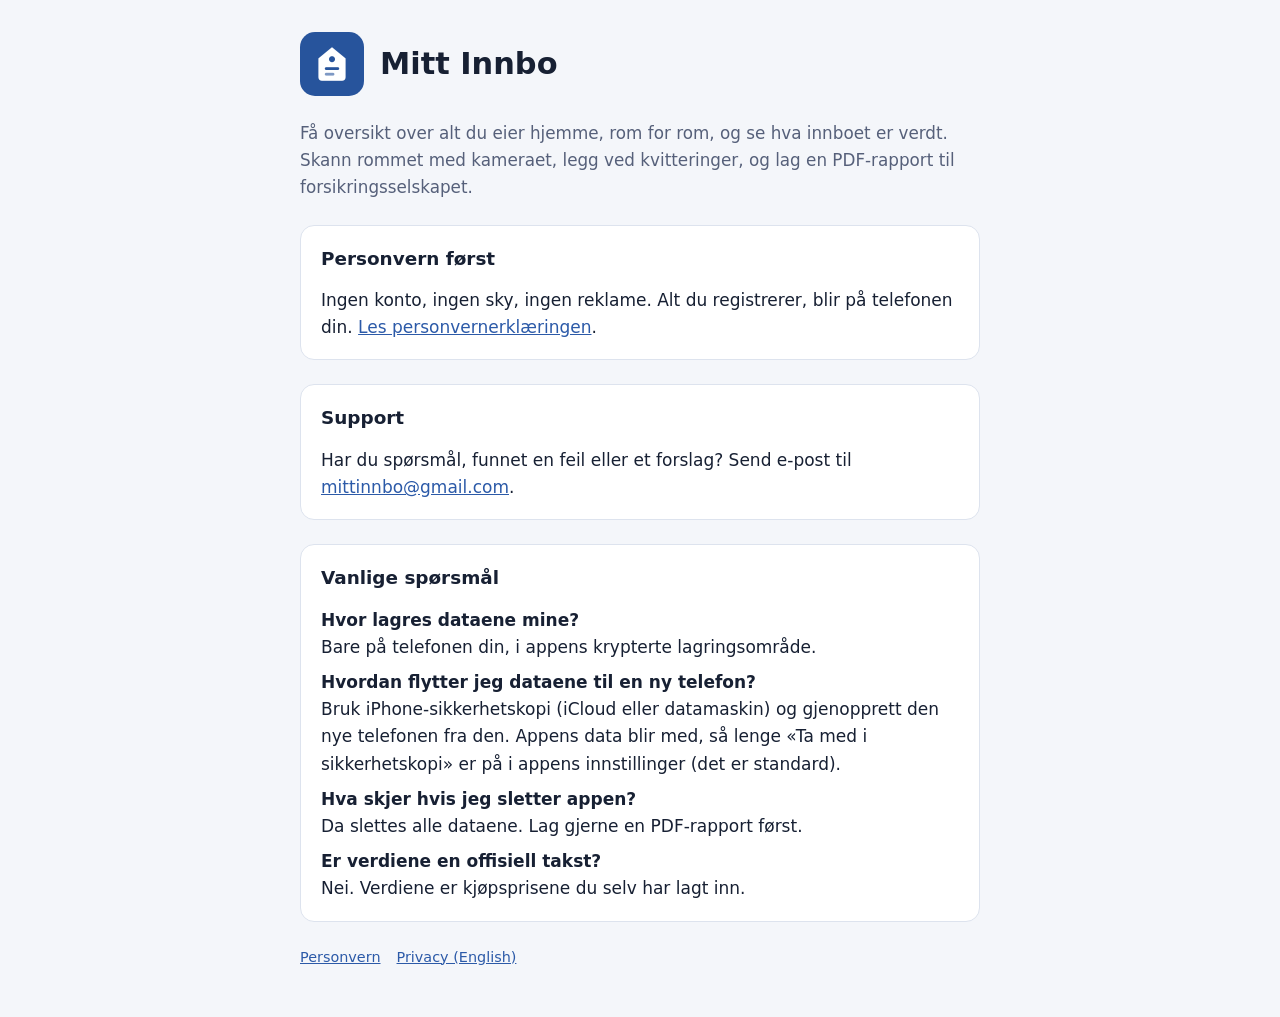
<file: index.html>
<!doctype html>
<html lang="nb">
<head>
<meta charset="utf-8">
<meta name="viewport" content="width=device-width, initial-scale=1, viewport-fit=cover">
<title>Mitt Innbo</title>
<meta name="description" content="Oversikt over alt du eier hjemme. Alt lagres bare på telefonen din.">
<link rel="stylesheet" href="style.css">
</head>
<body>
<main>
  <header>
    <img src="icon.png" alt="">
    <h1>Mitt Innbo</h1>
  </header>
  <p class="lead">Få oversikt over alt du eier hjemme, rom for rom, og se hva innboet er verdt. Skann rommet med kameraet, legg ved kvitteringer, og lag en PDF-rapport til forsikringsselskapet.</p>

  <section>
    <h2>Personvern først</h2>
    <p>Ingen konto, ingen sky, ingen reklame. Alt du registrerer, blir på telefonen din. <a href="personvern.html">Les personvernerklæringen</a>.</p>
  </section>

  <section id="support">
    <h2>Support</h2>
    <p>Har du spørsmål, funnet en feil eller et forslag? Send e-post til <a href="mailto:mittinnbo@gmail.com">mittinnbo@gmail.com</a>.</p>
  </section>

  <section>
    <h2>Vanlige spørsmål</h2>
    <p><strong>Hvor lagres dataene mine?</strong><br>Bare på telefonen din, i appens krypterte lagringsområde.</p>
    <p><strong>Hvordan flytter jeg dataene til en ny telefon?</strong><br>Bruk iPhone-sikkerhetskopi (iCloud eller datamaskin) og gjenopprett den nye telefonen fra den. Appens data blir med, så lenge «Ta med i sikkerhetskopi» er på i appens innstillinger (det er standard).</p>
    <p><strong>Hva skjer hvis jeg sletter appen?</strong><br>Da slettes alle dataene. Lag gjerne en PDF-rapport først.</p>
    <p><strong>Er verdiene en offisiell takst?</strong><br>Nei. Verdiene er kjøpsprisene du selv har lagt inn.</p>
  </section>

  <footer><a href="personvern.html">Personvern</a><a href="privacy.html" lang="en">Privacy (English)</a></footer>
</main>
</body>
</html>
</file>
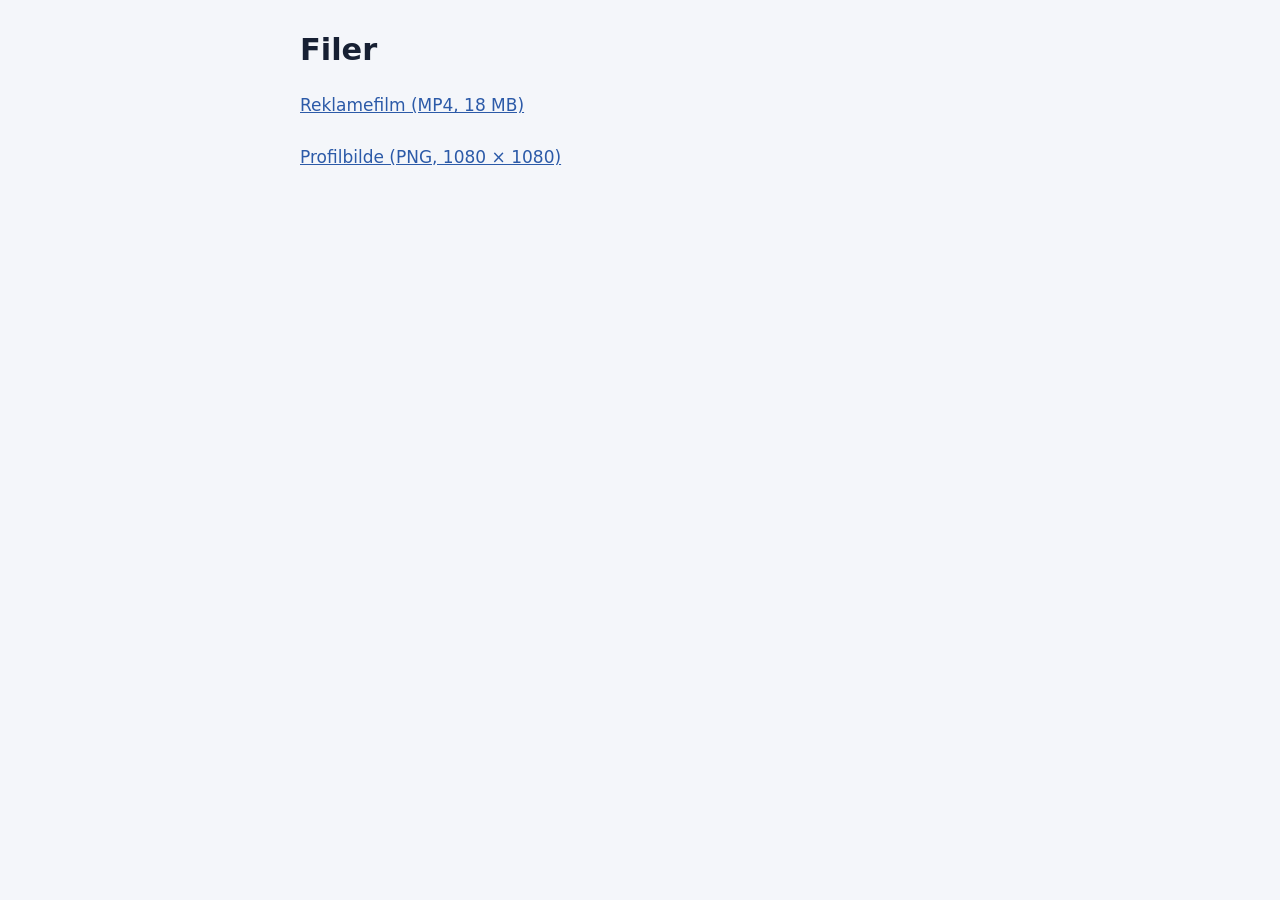
<file: filer.html>
<!doctype html>
<html lang="nb">
<head>
<meta charset="utf-8">
<meta name="viewport" content="width=device-width, initial-scale=1">
<meta name="robots" content="noindex">
<title>Mitt Innbo filer</title>
<link rel="stylesheet" href="style.css">
</head>
<body>
<main>
  <h1>Filer</h1>
  <p><a href="reklame.mp4" download>Reklamefilm (MP4, 18 MB)</a></p>
  <p><a href="profilbilde.png" download>Profilbilde (PNG, 1080 × 1080)</a></p>
</main>
</body>
</html>
</file>
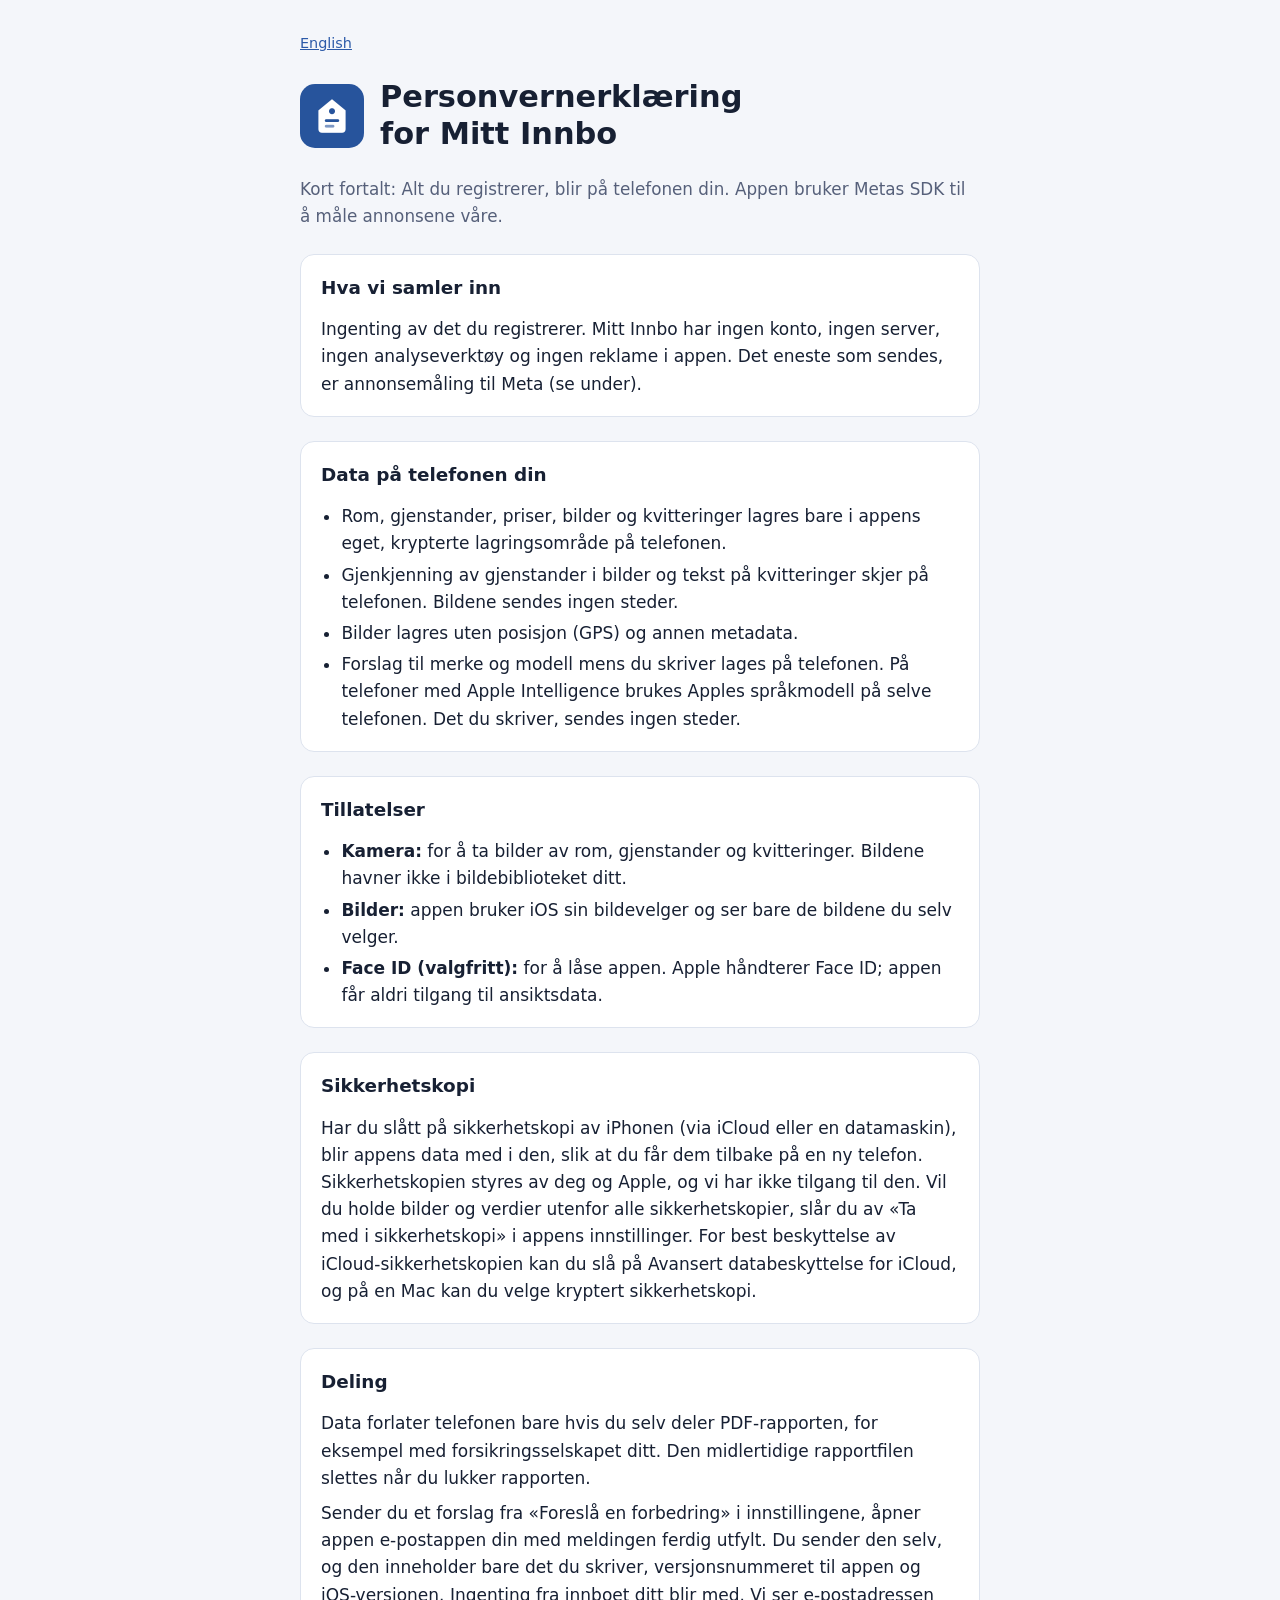
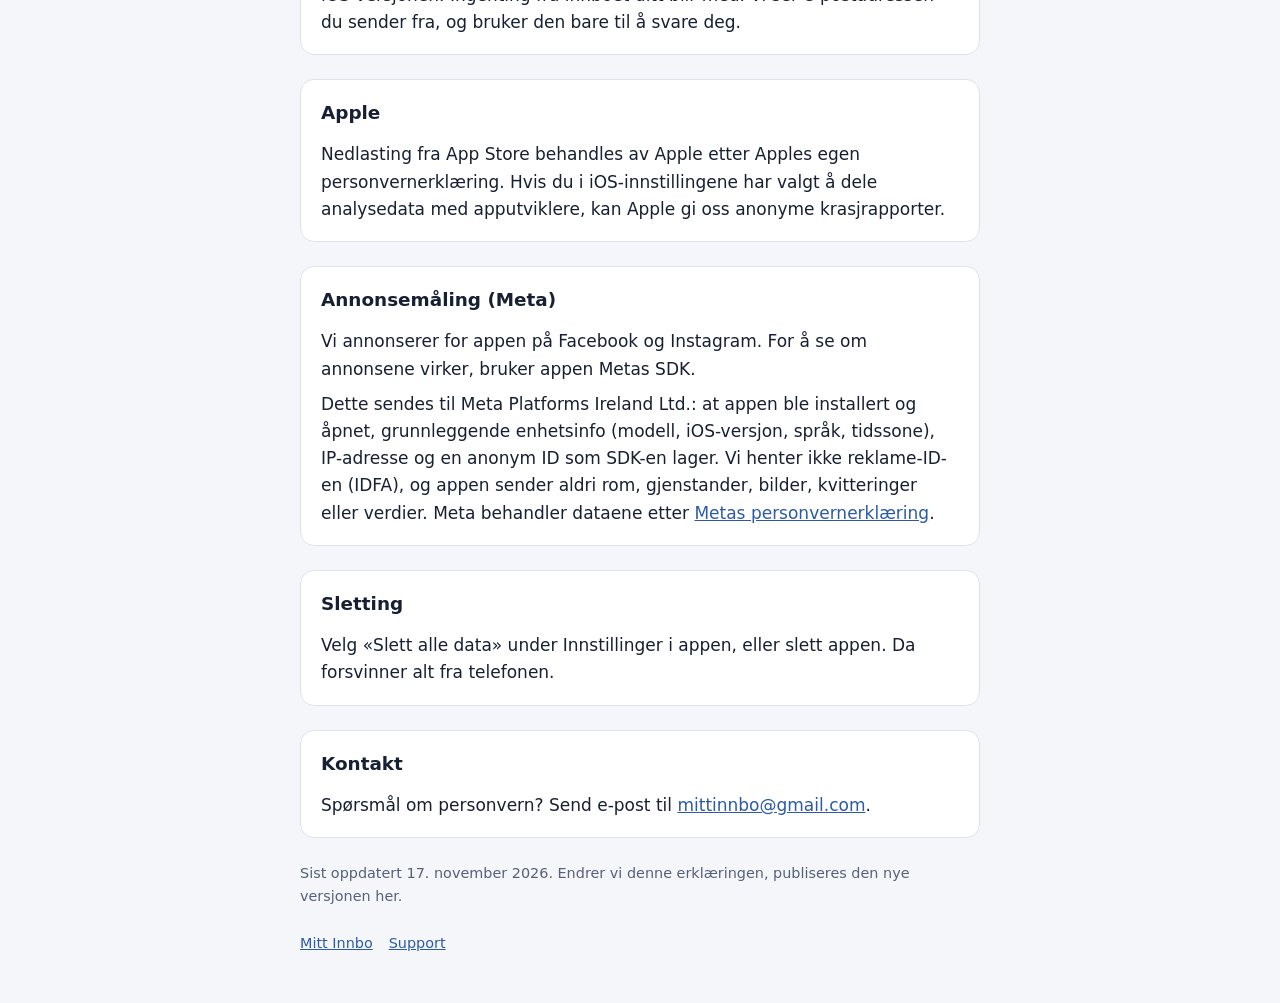
<file: personvern.html>
<!doctype html>
<html lang="nb">
<head>
<meta charset="utf-8">
<meta name="viewport" content="width=device-width, initial-scale=1, viewport-fit=cover">
<title>Personvern for Mitt Innbo</title>
<link rel="stylesheet" href="style.css">
</head>
<body>
<main>
  <nav class="lang"><a href="privacy.html" lang="en">English</a></nav>
  <header>
    <img src="icon.png" alt="">
    <h1>Personvernerklæring for Mitt Innbo</h1>
  </header>
  <p class="lead">Kort fortalt: Alt du registrerer, blir på telefonen din. Appen bruker Metas SDK til å måle annonsene våre.</p>

  <section>
    <h2>Hva vi samler inn</h2>
    <p>Ingenting av det du registrerer. Mitt Innbo har ingen konto, ingen server, ingen analyseverktøy og ingen reklame i appen. Det eneste som sendes, er annonsemåling til Meta (se under).</p>
  </section>

  <section>
    <h2>Data på telefonen din</h2>
    <ul>
      <li>Rom, gjenstander, priser, bilder og kvitteringer lagres bare i appens eget, krypterte lagringsområde på telefonen.</li>
      <li>Gjenkjenning av gjenstander i bilder og tekst på kvitteringer skjer på telefonen. Bildene sendes ingen steder.</li>
      <li>Bilder lagres uten posisjon (GPS) og annen metadata.</li>
      <li>Forslag til merke og modell mens du skriver lages på telefonen. På telefoner med Apple Intelligence brukes Apples språkmodell på selve telefonen. Det du skriver, sendes ingen steder.</li>
    </ul>
  </section>

  <section>
    <h2>Tillatelser</h2>
    <ul>
      <li><strong>Kamera:</strong> for å ta bilder av rom, gjenstander og kvitteringer. Bildene havner ikke i bildebiblioteket ditt.</li>
      <li><strong>Bilder:</strong> appen bruker iOS sin bildevelger og ser bare de bildene du selv velger.</li>
      <li><strong>Face ID (valgfritt):</strong> for å låse appen. Apple håndterer Face ID; appen får aldri tilgang til ansiktsdata.</li>
    </ul>
  </section>

  <section>
    <h2>Sikkerhetskopi</h2>
    <p>Har du slått på sikkerhetskopi av iPhonen (via iCloud eller en datamaskin), blir appens data med i den, slik at du får dem tilbake på en ny telefon. Sikkerhetskopien styres av deg og Apple, og vi har ikke tilgang til den. Vil du holde bilder og verdier utenfor alle sikkerhetskopier, slår du av «Ta med i sikkerhetskopi» i appens innstillinger. For best beskyttelse av iCloud-sikkerhetskopien kan du slå på Avansert databeskyttelse for iCloud, og på en Mac kan du velge kryptert sikkerhetskopi.</p>
  </section>

  <section>
    <h2>Deling</h2>
    <p>Data forlater telefonen bare hvis du selv deler PDF-rapporten, for eksempel med forsikringsselskapet ditt. Den midlertidige rapportfilen slettes når du lukker rapporten.</p>
    <p>Sender du et forslag fra «Foreslå en forbedring» i innstillingene, åpner appen e-postappen din med meldingen ferdig utfylt. Du sender den selv, og den inneholder bare det du skriver, versjonsnummeret til appen og iOS-versjonen. Ingenting fra innboet ditt blir med. Vi ser e-postadressen du sender fra, og bruker den bare til å svare deg.</p>
  </section>

  <section>
    <h2>Apple</h2>
    <p>Nedlasting fra App Store behandles av Apple etter Apples egen personvernerklæring. Hvis du i iOS-innstillingene har valgt å dele analysedata med apputviklere, kan Apple gi oss anonyme krasjrapporter.</p>
  </section>

  <section>
    <h2>Annonsemåling (Meta)</h2>
    <p>Vi annonserer for appen på Facebook og Instagram. For å se om annonsene virker, bruker appen Metas SDK.</p>
    <p>Dette sendes til Meta Platforms Ireland Ltd.: at appen ble installert og åpnet, grunnleggende enhetsinfo (modell, iOS-versjon, språk, tidssone), IP-adresse og en anonym ID som SDK-en lager. Vi henter ikke reklame-ID-en (IDFA), og appen sender aldri rom, gjenstander, bilder, kvitteringer eller verdier. Meta behandler dataene etter <a href="https://www.facebook.com/privacy/policy">Metas personvernerklæring</a>.</p>
  </section>

  <section>
    <h2>Sletting</h2>
    <p>Velg «Slett alle data» under Innstillinger i appen, eller slett appen. Da forsvinner alt fra telefonen.</p>
  </section>

  <section>
    <h2>Kontakt</h2>
    <p>Spørsmål om personvern? Send e-post til <a href="mailto:mittinnbo@gmail.com">mittinnbo@gmail.com</a>.</p>
  </section>

  <p class="meta">Sist oppdatert 17. november 2026. Endrer vi denne erklæringen, publiseres den nye versjonen her.</p>
  <footer><a href="index.html">Mitt Innbo</a><a href="index.html#support">Support</a></footer>
</main>
</body>
</html>
</file>
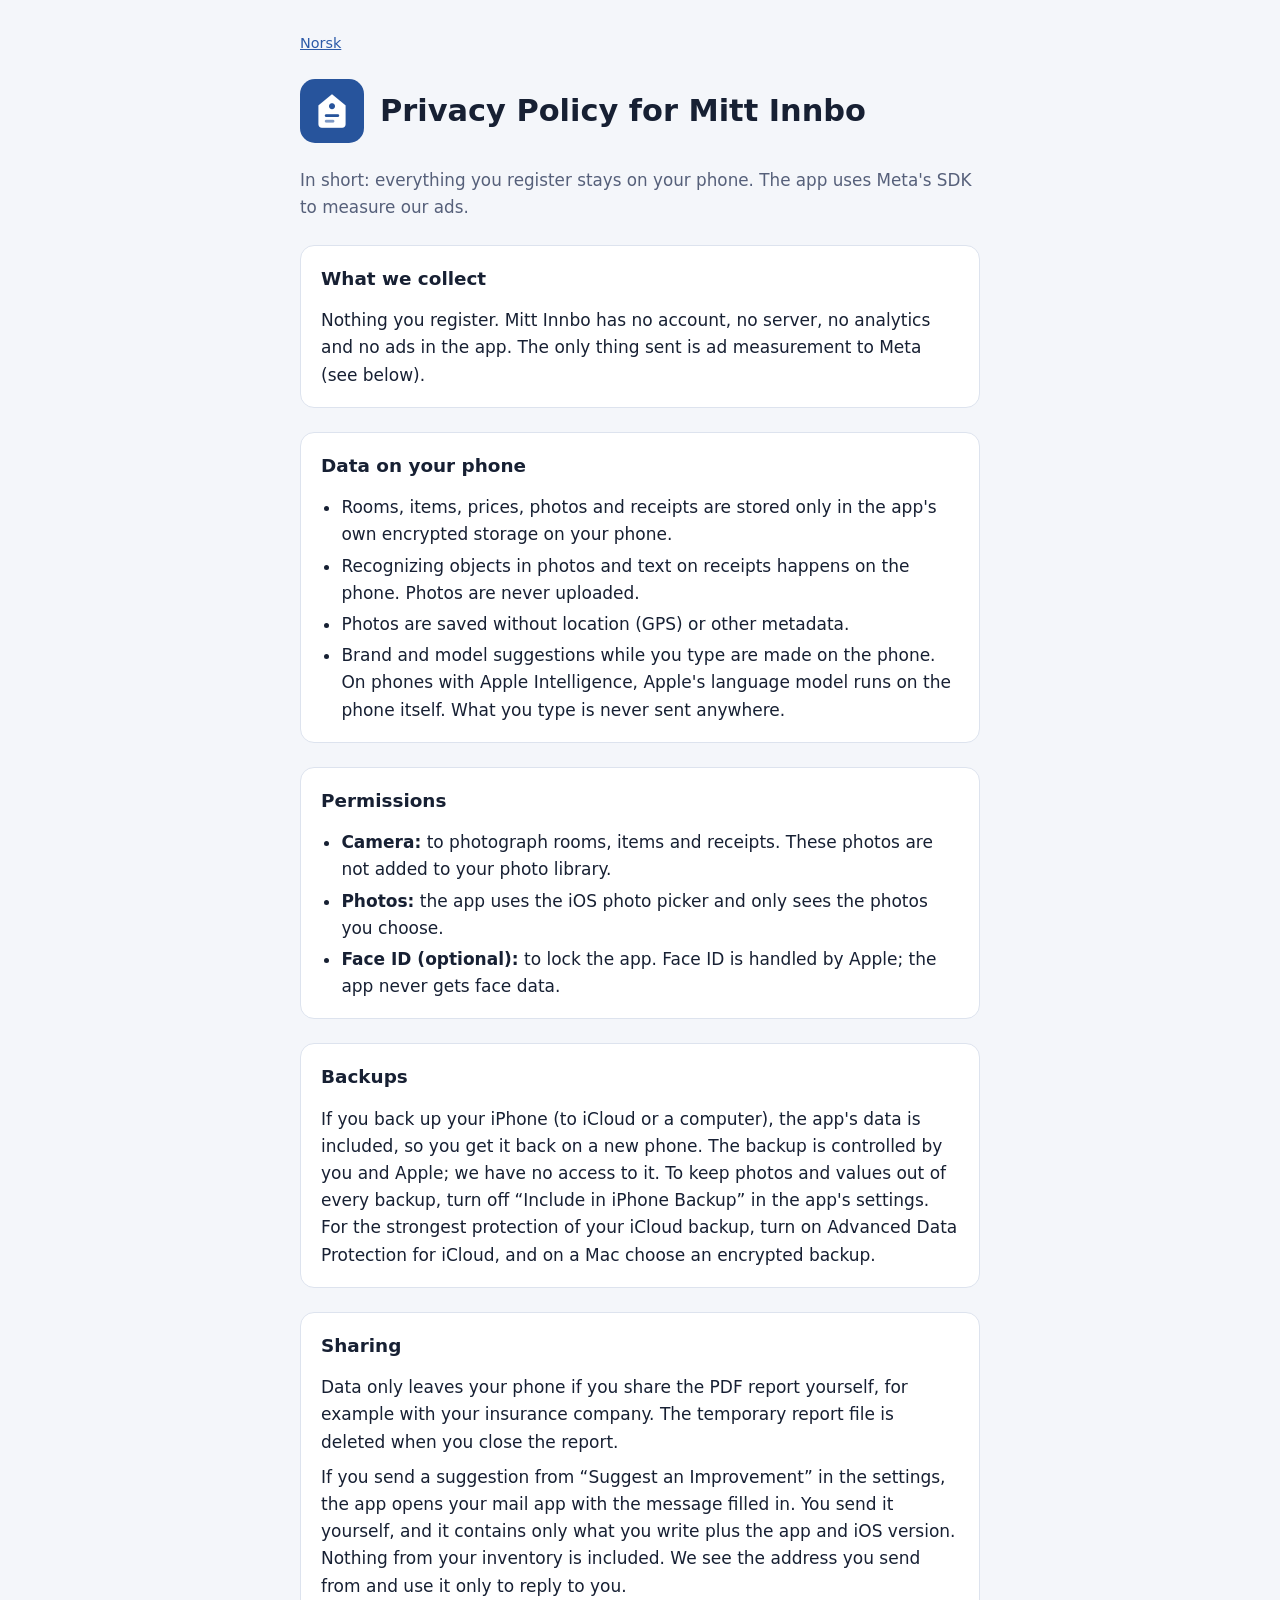
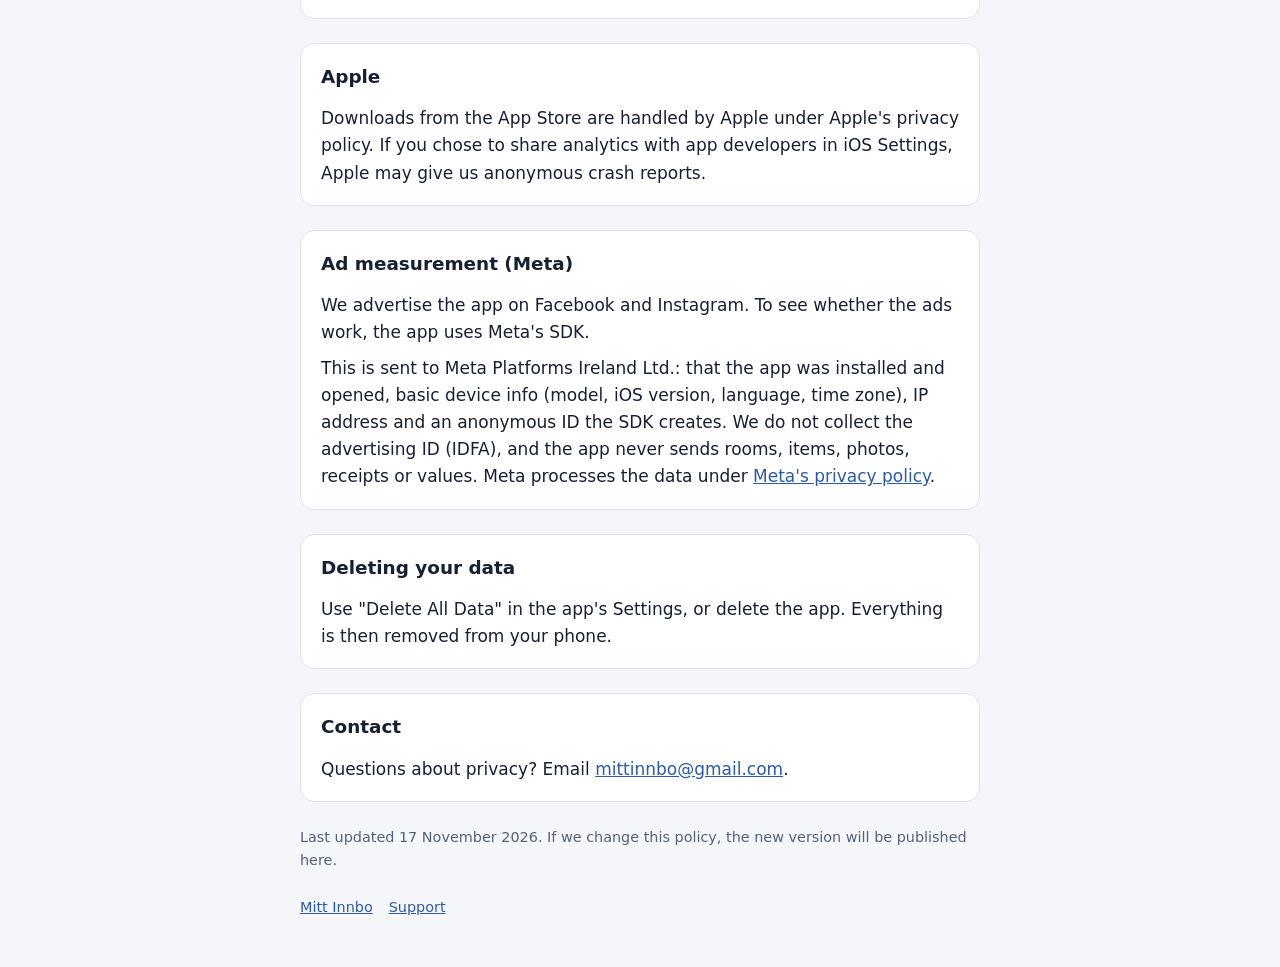
<file: privacy.html>
<!doctype html>
<html lang="en">
<head>
<meta charset="utf-8">
<meta name="viewport" content="width=device-width, initial-scale=1, viewport-fit=cover">
<title>Privacy for Mitt Innbo</title>
<link rel="stylesheet" href="style.css">
</head>
<body>
<main>
  <nav class="lang"><a href="personvern.html" lang="nb">Norsk</a></nav>
  <header>
    <img src="icon.png" alt="">
    <h1>Privacy Policy for Mitt Innbo</h1>
  </header>
  <p class="lead">In short: everything you register stays on your phone. The app uses Meta's SDK to measure our ads.</p>

  <section>
    <h2>What we collect</h2>
    <p>Nothing you register. Mitt Innbo has no account, no server, no analytics and no ads in the app. The only thing sent is ad measurement to Meta (see below).</p>
  </section>

  <section>
    <h2>Data on your phone</h2>
    <ul>
      <li>Rooms, items, prices, photos and receipts are stored only in the app's own encrypted storage on your phone.</li>
      <li>Recognizing objects in photos and text on receipts happens on the phone. Photos are never uploaded.</li>
      <li>Photos are saved without location (GPS) or other metadata.</li>
      <li>Brand and model suggestions while you type are made on the phone. On phones with Apple Intelligence, Apple's language model runs on the phone itself. What you type is never sent anywhere.</li>
    </ul>
  </section>

  <section>
    <h2>Permissions</h2>
    <ul>
      <li><strong>Camera:</strong> to photograph rooms, items and receipts. These photos are not added to your photo library.</li>
      <li><strong>Photos:</strong> the app uses the iOS photo picker and only sees the photos you choose.</li>
      <li><strong>Face ID (optional):</strong> to lock the app. Face ID is handled by Apple; the app never gets face data.</li>
    </ul>
  </section>

  <section>
    <h2>Backups</h2>
    <p>If you back up your iPhone (to iCloud or a computer), the app's data is included, so you get it back on a new phone. The backup is controlled by you and Apple; we have no access to it. To keep photos and values out of every backup, turn off “Include in iPhone Backup” in the app's settings. For the strongest protection of your iCloud backup, turn on Advanced Data Protection for iCloud, and on a Mac choose an encrypted backup.</p>
  </section>

  <section>
    <h2>Sharing</h2>
    <p>Data only leaves your phone if you share the PDF report yourself, for example with your insurance company. The temporary report file is deleted when you close the report.</p>
    <p>If you send a suggestion from “Suggest an Improvement” in the settings, the app opens your mail app with the message filled in. You send it yourself, and it contains only what you write plus the app and iOS version. Nothing from your inventory is included. We see the address you send from and use it only to reply to you.</p>
  </section>

  <section>
    <h2>Apple</h2>
    <p>Downloads from the App Store are handled by Apple under Apple's privacy policy. If you chose to share analytics with app developers in iOS Settings, Apple may give us anonymous crash reports.</p>
  </section>

  <section>
    <h2>Ad measurement (Meta)</h2>
    <p>We advertise the app on Facebook and Instagram. To see whether the ads work, the app uses Meta's SDK.</p>
    <p>This is sent to Meta Platforms Ireland Ltd.: that the app was installed and opened, basic device info (model, iOS version, language, time zone), IP address and an anonymous ID the SDK creates. We do not collect the advertising ID (IDFA), and the app never sends rooms, items, photos, receipts or values. Meta processes the data under <a href="https://www.facebook.com/privacy/policy">Meta's privacy policy</a>.</p>
  </section>

  <section>
    <h2>Deleting your data</h2>
    <p>Use "Delete All Data" in the app's Settings, or delete the app. Everything is then removed from your phone.</p>
  </section>

  <section>
    <h2>Contact</h2>
    <p>Questions about privacy? Email <a href="mailto:mittinnbo@gmail.com">mittinnbo@gmail.com</a>.</p>
  </section>

  <p class="meta">Last updated 17 November 2026. If we change this policy, the new version will be published here.</p>
  <footer><a href="index.html">Mitt Innbo</a><a href="index.html#support">Support</a></footer>
</main>
</body>
</html>
</file>
<file: style.css>
/* Mitt Innbo website. No external fonts, scripts or trackers: the site collects nothing either. */
:root {
  --bg: #f4f6fa;
  --card: #ffffff;
  --fg: #172033;
  --muted: #56607a;
  --accent: #2c5aa8;
  --line: #dde3ee;
  --font: -apple-system, BlinkMacSystemFont, "Segoe UI", system-ui, sans-serif;
}
@media (prefers-color-scheme: dark) {
  :root {
    --bg: #0f1522;
    --card: #182033;
    --fg: #e7ecf5;
    --muted: #a3adc4;
    --accent: #8db4f5;
    --line: #2a3550;
  }
}
* { box-sizing: border-box; }
body {
  margin: 0;
  background: var(--bg);
  color: var(--fg);
  font: 17px/1.6 var(--font);
  padding: 32px max(16px, env(safe-area-inset-right)) 48px max(16px, env(safe-area-inset-left));
}
main { max-width: 680px; margin: 0 auto; display: grid; gap: 24px; }
header { display: flex; gap: 16px; align-items: center; }
header img { width: 64px; height: 64px; border-radius: 15px; }
h1 { font-size: 1.9rem; line-height: 1.2; margin: 0; text-wrap: balance; }
h2 { font-size: 1.15rem; margin: 0 0 6px; }
p, ul { margin: 0; }
ul { padding-left: 1.2em; display: grid; gap: 4px; }
.lead { color: var(--muted); font-size: 1.05rem; }
section { background: var(--card); border: 1px solid var(--line); border-radius: 14px; padding: 18px 20px; display: grid; gap: 8px; }
a { color: var(--accent); }
.meta, footer { color: var(--muted); font-size: 0.9rem; }
footer { display: flex; flex-wrap: wrap; gap: 6px 16px; }
nav.lang { font-size: 0.9rem; }
</file>
